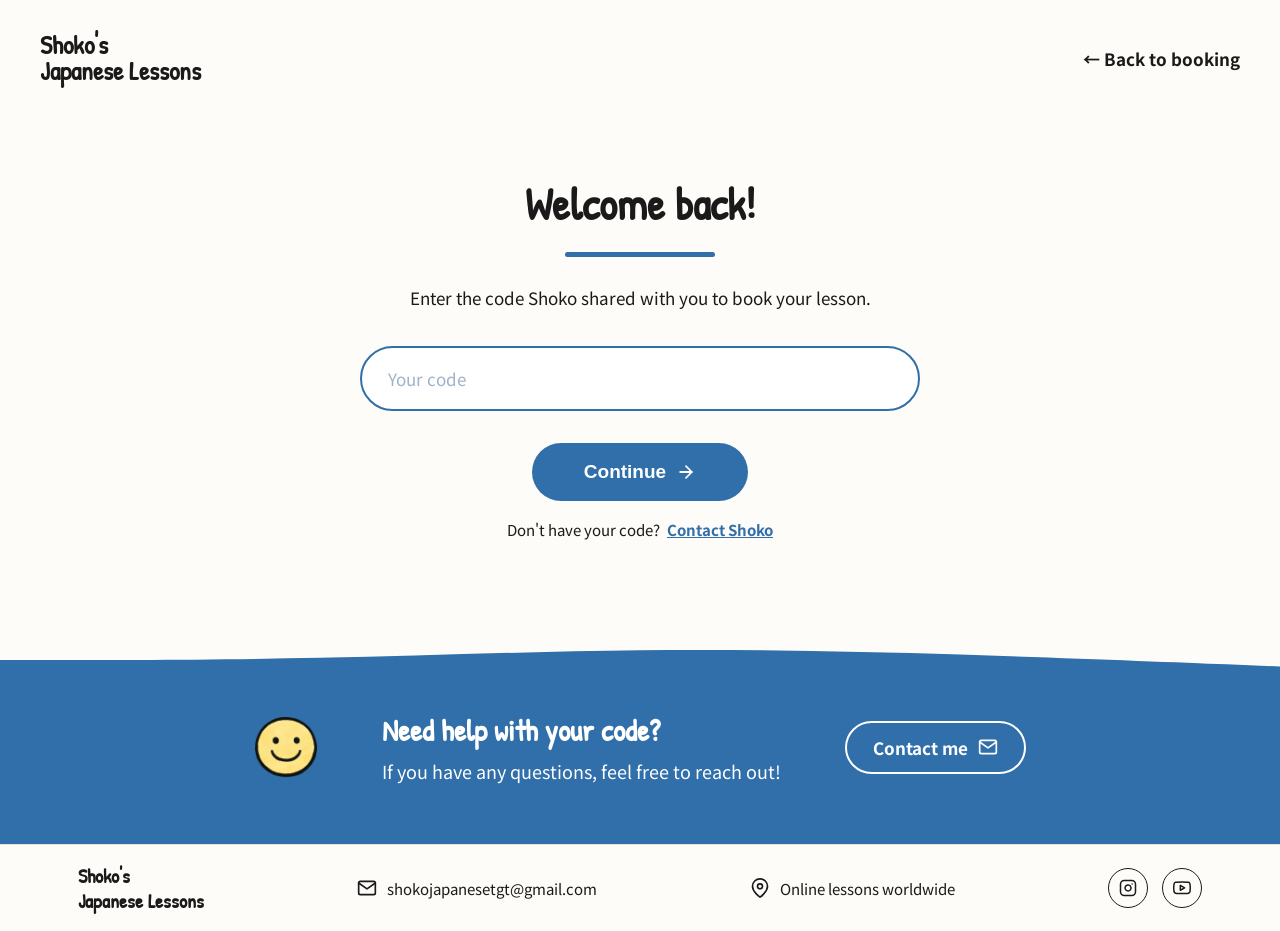
<file: booking-code.html>
<!DOCTYPE html>
<html lang="ja">
<head>
<meta charset="UTF-8">
<meta name="viewport" content="width=device-width, initial-scale=1.0">
<title>Enter your code — Shoko's Japanese Lessons</title>
<link rel="preconnect" href="https://fonts.googleapis.com">
<link rel="preconnect" href="https://fonts.gstatic.com" crossorigin>
<link href="https://fonts.googleapis.com/css2?family=Patrick+Hand&family=Noto+Sans+JP:wght@400;500;700&family=Inter:wght@400;700&display=swap" rel="stylesheet">
<link rel="stylesheet" href="assets/styles.css">
</head>
<body>

<header class="site-header">
  <div class="wrap">
    <a href="index.html" class="logo handwritten" style="color:inherit;">Shoko's<br>Japanese Lessons</a>
    <a href="booking.html" class="back-link">&larr; Back to booking</a>
  </div>
</header>

<section class="code-hero">
  <div class="wrap">
    <div class="code-panel" id="codePanel">
      <h1 class="handwritten" id="codeTitle">Welcome back!</h1>
      <div class="code-underline" id="codeUnderline"></div>
      <p class="code-subtitle" id="codeSubtitle">Enter the code Shoko shared with you to book your lesson.</p>

      <div id="codeFormArea">
        <input type="text" class="code-input" id="codeInput" placeholder="Your code" autocomplete="off">
        <p class="code-error-text" id="codeErrorText" hidden>That code doesn't look right &mdash; try again?</p>

        <div class="code-actions">
          <button type="button" class="btn btn-primary" id="codeSubmitBtn">
            Continue
            <img src="assets/icon_arrow_right.svg" class="btn-icon" alt="">
          </button>

          <p class="code-helper" id="codeHelperDefault">
            Don't have your code? <a href="mailto:shokojapanesetgt@gmail.com" class="code-helper-link">Contact Shoko</a>
          </p>

          <div class="code-helper-error" id="codeHelperError" hidden>
            <span class="code-or">or</span>
            <a href="mailto:shokojapanesetgt@gmail.com" class="btn btn-outline-dark">
              Contact Shoko
              <img src="assets/icon_mail_dark.svg" class="btn-icon" alt="">
            </a>
          </div>
        </div>
      </div>

      <div class="code-actions" id="codeSuccessArea" hidden>
        <a class="btn btn-primary" id="codeReopenLink" href="#" target="_blank" rel="noopener">
          Open booking page
          <img src="assets/icon_arrow_right.svg" class="btn-icon" alt="">
        </a>
        <p class="code-helper">
          Trouble booking? <a href="mailto:shokojapanesetgt@gmail.com" class="code-helper-link">Contact Shoko</a>
        </p>
      </div>
    </div>
  </div>
</section>

<section class="booking-note">
  <svg class="booking-note-bg" preserveAspectRatio="none" viewBox="0 0 1516 261" xmlns="http://www.w3.org/2000/svg"><path fill-rule="evenodd" clip-rule="evenodd" d="M0 13.4343H63.1667C126.333 13.4343 252.667 13.4343 379 10.5328C505.333 7.63126 631.667 1.82816 758 0.377389C884.333 -1.07338 1010.67 1.82816 1137 6.18048C1263.33 10.5328 1389.67 16.3359 1452.83 19.2374L1516 22.139V261H1452.83C1389.67 261 1263.33 261 1137 261C1010.67 261 884.333 261 758 261C631.667 261 505.333 261 379 261C252.667 261 126.333 261 63.1667 261H0L0 13.4343Z" style="fill:var(--blue)"/></svg>
  <div class="wrap booking-note-row">
    <img src="assets/booking_smiley_tight.png" class="booking-note-smiley" alt="">
    <div class="booking-note-text">
      <h2 class="handwritten">Need help with your code?</h2>
      <p>If you have any questions, feel free to reach out!</p>
    </div>
    <a class="btn btn-outline booking-note-btn" href="mailto:shokojapanesetgt@gmail.com">
      Contact me
      <img src="assets/icon_mail.svg" class="btn-icon" alt="">
    </a>
  </div>
</section>

<div class="site-footer-base">
  <div class="wrap footer-base-row">
    <p class="footer-brand handwritten">Shoko's<br>Japanese Lessons</p>
    <a class="footer-contact-item" href="mailto:shokojapanesetgt@gmail.com">
      <img src="assets/icon_mail_dark.svg" alt="">
      shokojapanesetgt@gmail.com
    </a>
    <p class="footer-contact-item">
      <img src="assets/icon_location.svg" alt="">
      Online lessons worldwide
    </p>
    <div class="footer-social">
      <a href="https://www.instagram.com/jp.shoko/?hl=en" target="_blank" rel="noopener" aria-label="Instagram" class="footer-social-btn">
        <img src="assets/icon_instagram.svg" alt="">
      </a>
      <a href="https://www.youtube.com/@CHOCO98131" target="_blank" rel="noopener" aria-label="YouTube" class="footer-social-btn">
        <img src="assets/icon_youtube.svg" alt="">
      </a>
    </div>
  </div>
</div>

<script>
(function () {
  var input = document.getElementById('codeInput');
  var submitBtn = document.getElementById('codeSubmitBtn');
  var panel = document.getElementById('codePanel');
  var title = document.getElementById('codeTitle');
  var subtitle = document.getElementById('codeSubtitle');
  var errorText = document.getElementById('codeErrorText');
  var helperDefault = document.getElementById('codeHelperDefault');
  var helperError = document.getElementById('codeHelperError');
  var formArea = document.getElementById('codeFormArea');
  var successArea = document.getElementById('codeSuccessArea');
  var reopenLink = document.getElementById('codeReopenLink');

  var BOOKING_URL = "https://calendar.app.google/iD777ugPei6K3zU29";

  // Test code for trying the flow out. Swap for a real lookup later.
  var VALID_CODE = "1a2b3c";
  var isErrorState = false;

  function setSubmitLabel(label) {
    submitBtn.innerHTML = label + ' <img src="assets/icon_arrow_right.svg" class="btn-icon" alt="">';
  }

  function showError() {
    isErrorState = true;
    panel.classList.add('is-error');
    title.textContent = "Hmm, that code doesn't look right";
    subtitle.textContent = "Double-check the code Shoko sent you, or reach out below.";
    input.placeholder = "XXXXXX";
    input.value = "";
    input.classList.add('error');
    errorText.hidden = false;
    helperDefault.hidden = true;
    helperError.hidden = false;
    setSubmitLabel("Try again");
    input.focus();
  }

  function showDefault() {
    isErrorState = false;
    panel.classList.remove('is-error');
    title.textContent = "Welcome back!";
    subtitle.textContent = "Enter the code Shoko shared with you to book your lesson.";
    input.placeholder = "Your code";
    input.value = "";
    input.classList.remove('error');
    errorText.hidden = true;
    helperDefault.hidden = false;
    helperError.hidden = true;
    setSubmitLabel("Continue");
    input.focus();
  }

  function showSuccess() {
    panel.classList.remove('is-error');
    title.textContent = "You're in!";
    subtitle.textContent = "We opened your booking page in a new tab.";
    formArea.hidden = true;
    reopenLink.href = BOOKING_URL;
    successArea.hidden = false;
  }

  submitBtn.addEventListener('click', function () {
    if (isErrorState) {
      showDefault();
      return;
    }
    var val = input.value.trim().toLowerCase();
    if (val === VALID_CODE) {
      window.open(BOOKING_URL, '_blank', 'noopener');
      showSuccess();
    } else {
      showError();
    }
  });

  input.addEventListener('keydown', function (e) {
    if (e.key === 'Enter') submitBtn.click();
  });
})();
</script>

</body>
</html>
</file>
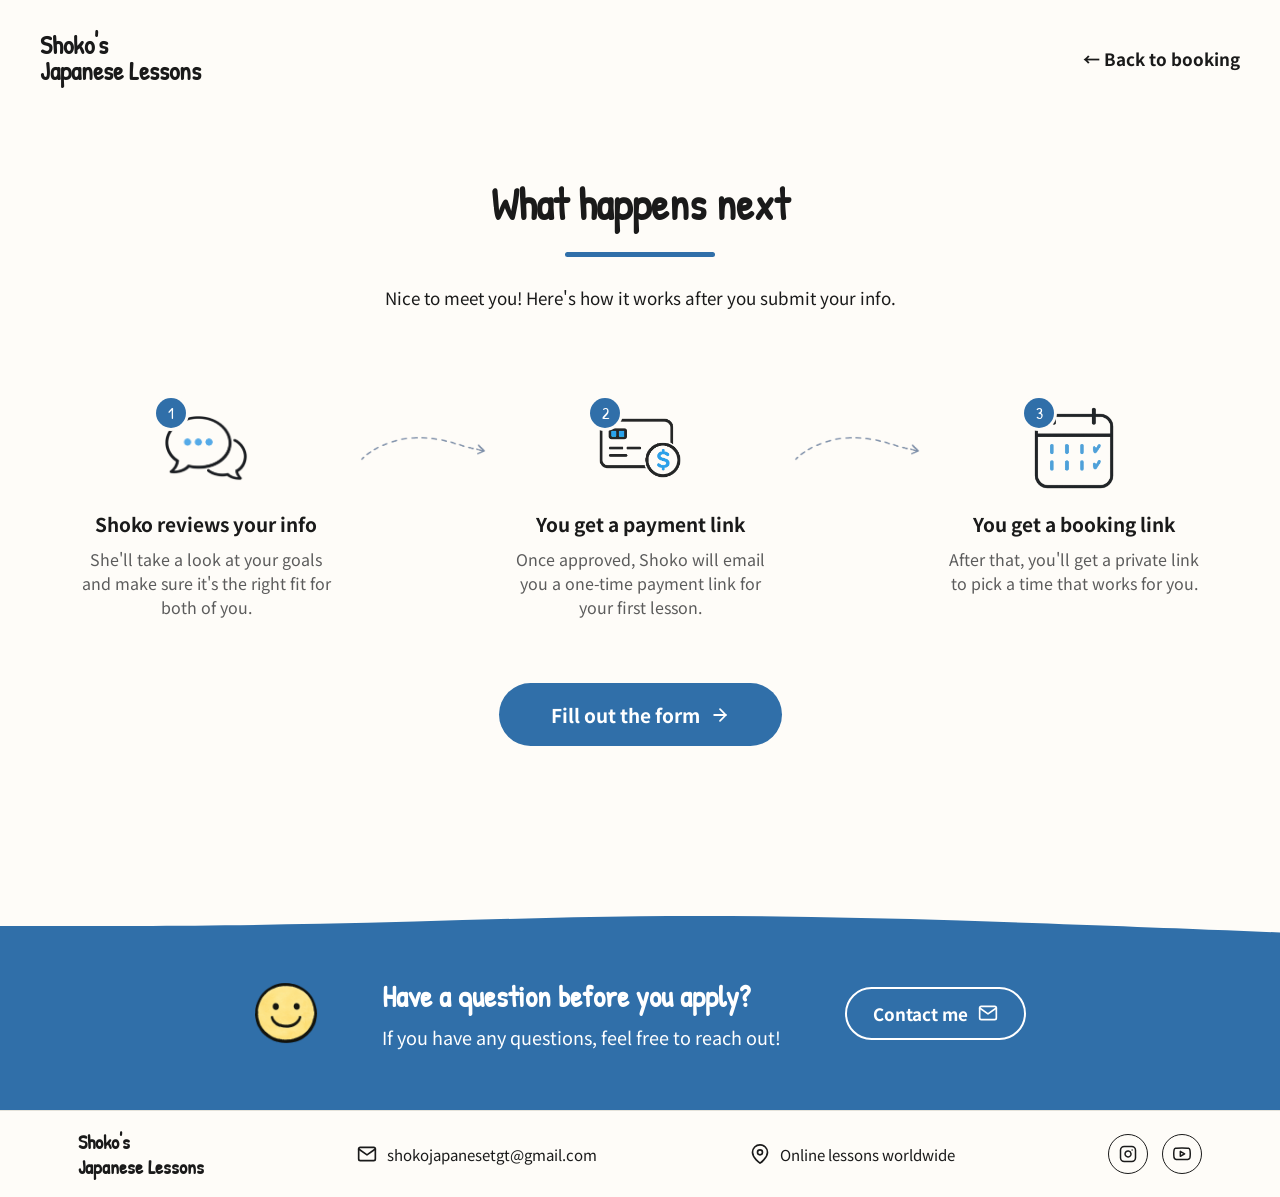
<file: booking-new.html>
<!DOCTYPE html>
<html lang="ja">
<head>
<meta charset="UTF-8">
<meta name="viewport" content="width=device-width, initial-scale=1.0">
<title>What happens next — Shoko's Japanese Lessons</title>
<link rel="preconnect" href="https://fonts.googleapis.com">
<link rel="preconnect" href="https://fonts.gstatic.com" crossorigin>
<link href="https://fonts.googleapis.com/css2?family=Patrick+Hand&family=Noto+Sans+JP:wght@400;500;700&family=Inter:wght@400;700&display=swap" rel="stylesheet">
<link rel="stylesheet" href="assets/styles.css">
</head>
<body>

<header class="site-header">
  <div class="wrap">
    <a href="index.html" class="logo handwritten" style="color:inherit;">Shoko's<br>Japanese Lessons</a>
    <a href="booking.html" class="back-link">&larr; Back to booking</a>
  </div>
</header>

<section class="code-hero code-hero-tight">
  <div class="wrap">
    <div class="code-panel code-panel-wide">
      <h1 class="handwritten">What happens next</h1>
      <div class="code-underline"></div>
      <p class="code-subtitle">Nice to meet you! Here's how it works after you submit your info.</p>
    </div>
  </div>
</section>

<section class="steps-section">
  <div class="wrap">
    <div class="steps-grid">
      <div class="step-item">
        <div class="step-icon-wrap">
          <img src="assets/steps_icon_review.png" class="step-icon" alt="">
          <span class="step-badge handwritten">1</span>
        </div>
        <h3>Shoko reviews your info</h3>
        <p>She'll take a look at your goals and make sure it's the right fit for both of you.</p>
      </div>
      <img src="assets/steps_arrow.png" class="step-arrow" alt="">
      <div class="step-item">
        <div class="step-icon-wrap">
          <img src="assets/steps_icon_payment.png" class="step-icon" alt="">
          <span class="step-badge handwritten">2</span>
        </div>
        <h3>You get a payment link</h3>
        <p>Once approved, Shoko will email you a one-time payment link for your first lesson.</p>
      </div>
      <img src="assets/steps_arrow.png" class="step-arrow" alt="">
      <div class="step-item">
        <div class="step-icon-wrap">
          <img src="assets/steps_icon_booking.png" class="step-icon" alt="">
          <span class="step-badge handwritten">3</span>
        </div>
        <h3>You get a booking link</h3>
        <p>After that, you'll get a private link to pick a time that works for you.</p>
      </div>
    </div>

    <div class="steps-cta">
      <a class="btn btn-primary" href="https://docs.google.com/forms/d/e/1FAIpQLSfSmfGtJp0WbOq03I-EAjXFV4sn5dRB4Y2vlSQ7TkfmjKQjXQ/viewform?usp=publish-editor" target="_blank" rel="noopener">
        Fill out the form
        <img src="assets/icon_arrow_right.svg" class="btn-icon" alt="">
      </a>
    </div>
  </div>
</section>

<section class="booking-note">
  <svg class="booking-note-bg" preserveAspectRatio="none" viewBox="0 0 1516 261" xmlns="http://www.w3.org/2000/svg"><path fill-rule="evenodd" clip-rule="evenodd" d="M0 13.4343H63.1667C126.333 13.4343 252.667 13.4343 379 10.5328C505.333 7.63126 631.667 1.82816 758 0.377389C884.333 -1.07338 1010.67 1.82816 1137 6.18048C1263.33 10.5328 1389.67 16.3359 1452.83 19.2374L1516 22.139V261H1452.83C1389.67 261 1263.33 261 1137 261C1010.67 261 884.333 261 758 261C631.667 261 505.333 261 379 261C252.667 261 126.333 261 63.1667 261H0L0 13.4343Z" style="fill:var(--blue)"/></svg>
  <div class="wrap booking-note-row">
    <img src="assets/booking_smiley_tight.png" class="booking-note-smiley" alt="">
    <div class="booking-note-text">
      <h2 class="handwritten">Have a question before you apply?</h2>
      <p>If you have any questions, feel free to reach out!</p>
    </div>
    <a class="btn btn-outline booking-note-btn" href="mailto:shokojapanesetgt@gmail.com">
      Contact me
      <img src="assets/icon_mail.svg" class="btn-icon" alt="">
    </a>
  </div>
</section>

<div class="site-footer-base">
  <div class="wrap footer-base-row">
    <p class="footer-brand handwritten">Shoko's<br>Japanese Lessons</p>
    <a class="footer-contact-item" href="mailto:shokojapanesetgt@gmail.com">
      <img src="assets/icon_mail_dark.svg" alt="">
      shokojapanesetgt@gmail.com
    </a>
    <p class="footer-contact-item">
      <img src="assets/icon_location.svg" alt="">
      Online lessons worldwide
    </p>
    <div class="footer-social">
      <a href="https://www.instagram.com/jp.shoko/?hl=en" target="_blank" rel="noopener" aria-label="Instagram" class="footer-social-btn">
        <img src="assets/icon_instagram.svg" alt="">
      </a>
      <a href="https://www.youtube.com/@CHOCO98131" target="_blank" rel="noopener" aria-label="YouTube" class="footer-social-btn">
        <img src="assets/icon_youtube.svg" alt="">
      </a>
    </div>
  </div>
</div>

</body>
</html>
</file>
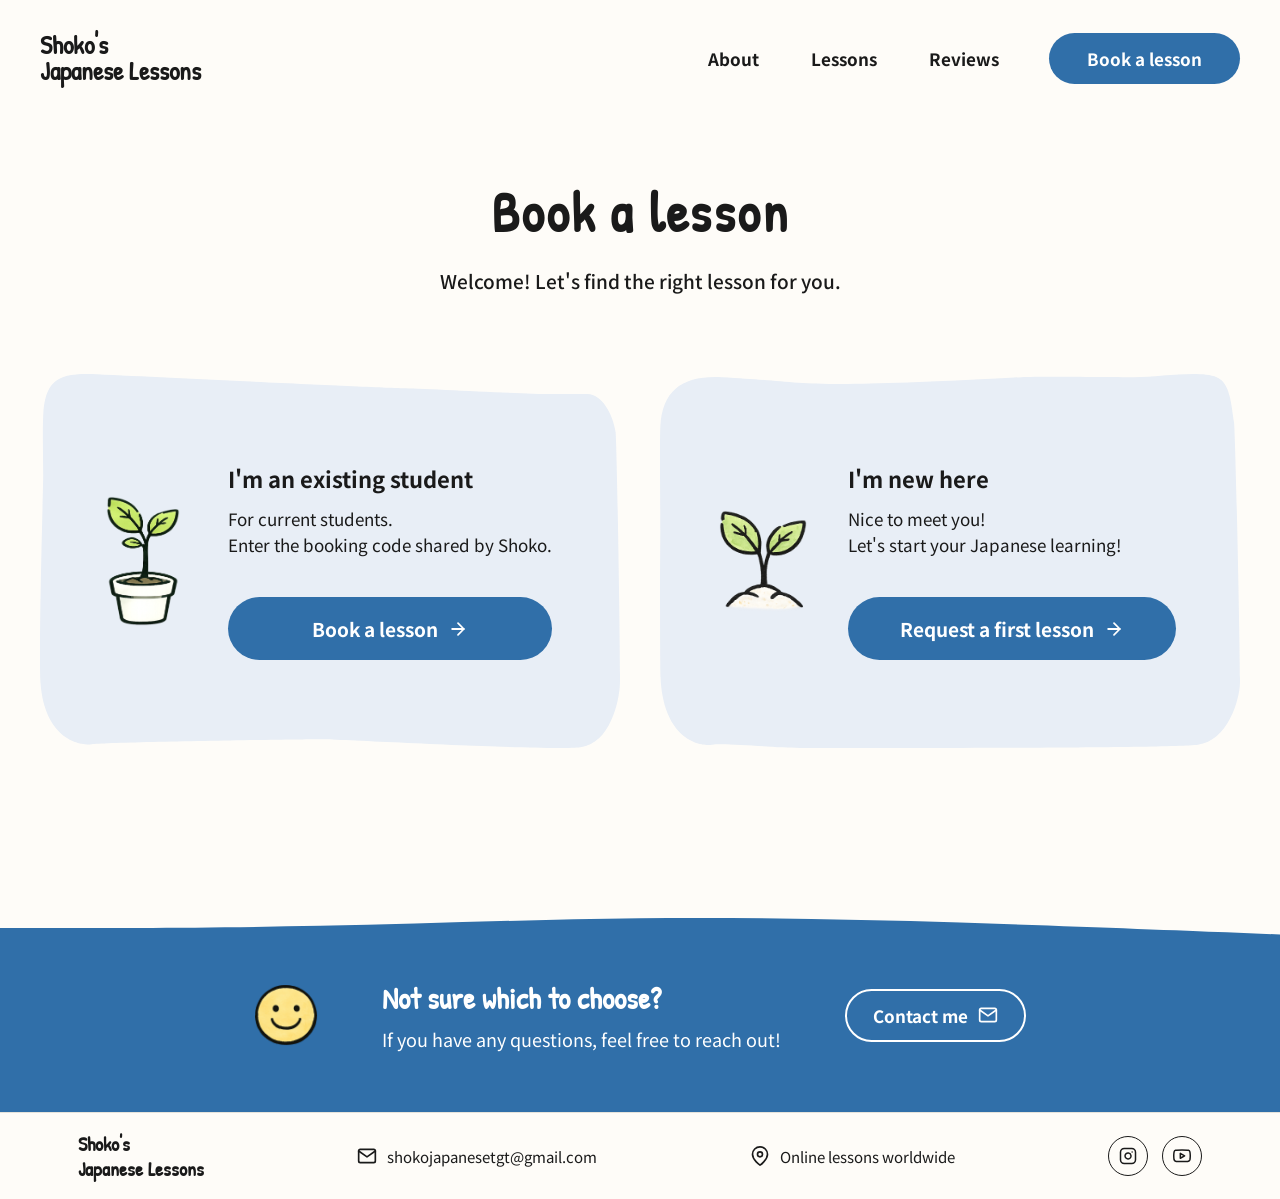
<file: booking.html>
<!DOCTYPE html>
<html lang="ja">
<head>
<meta charset="UTF-8">
<meta name="viewport" content="width=device-width, initial-scale=1.0">
<title>Book a lesson — Shoko's Japanese Lessons</title>
<link rel="preconnect" href="https://fonts.googleapis.com">
<link rel="preconnect" href="https://fonts.gstatic.com" crossorigin>
<link href="https://fonts.googleapis.com/css2?family=Patrick+Hand&family=Noto+Sans+JP:wght@400;500;700&family=Inter:wght@400;700&display=swap" rel="stylesheet">
<link rel="stylesheet" href="assets/styles.css">
</head>
<body>

<header class="site-header">
  <div class="wrap">
    <a href="index.html" class="logo handwritten" style="color:inherit;">Shoko's<br>Japanese Lessons</a>
    <button type="button" class="nav-toggle" id="navToggle" aria-label="Menu" aria-expanded="false" aria-controls="navLinks">
      <span class="nav-toggle-bar"></span>
      <span class="nav-toggle-bar"></span>
      <span class="nav-toggle-bar"></span>
    </button>
    <nav class="nav-links" id="navLinks">
      <a href="index.html#" class="plain-link">About</a>
      <a href="index.html#recommended" class="plain-link">Lessons</a>
      <a href="index.html#reviews" class="plain-link">Reviews</a>
      <a href="booking.html" class="btn btn-primary nav-cta">Book a lesson</a>
    </nav>
  </div>
</header>

<section class="booking-hero">
  <div class="wrap">
    <h1 class="handwritten">Book a lesson</h1>
    <p>Welcome! Let's find the right lesson for you.</p>
  </div>
</section>

<section class="booking-cards">
  <div class="wrap">

    <div class="booking-card">
      <svg class="card-bg" preserveAspectRatio="none" viewBox="0 0 590 332" xmlns="http://www.w3.org/2000/svg"><path d="M368.731 12.5683C353.984 12.5683 155.375 4.35097 57.9128 0.242333C19.1401 -1.385 5.08496 4.56461 3.24956 37.1401C2.50773 50.3064 3.24956 75.0783 3.24956 89.165C3.24956 103.252 -0.564159 207.142 0.0714602 265.25C0.70708 323.357 39.4799 330.401 52.8279 328.64C66.1759 326.879 258.133 324.238 283.558 324.238C308.983 324.238 519.373 334.803 549.882 331.281C580.392 327.76 589.291 289.901 589.927 274.934C590.562 259.967 586.907 59.2305 585.477 51.3067C582.617 35.459 571.494 17.8508 556.874 17.8508H519.373C492.677 17.8508 387.164 12.5683 368.731 12.5683Z" style="fill:var(--blue-light)"/></svg>
      <div class="card-icon-wrap">
        <img src="assets/booking_sprout_pot_cropped.png" class="card-icon card-icon-pot" alt="">
      </div>
      <div class="card-body">
        <h3>I'm an existing student</h3>
        <p>For current students.<br>Enter the booking code shared by Shoko.</p>
        <a class="btn btn-primary" href="booking-code.html">
          Book a lesson
          <img src="assets/icon_arrow_right.svg" class="btn-icon" alt="">
        </a>
      </div>
    </div>

    <div class="booking-card">
      <svg class="card-bg" preserveAspectRatio="none" viewBox="0 0 560 332" xmlns="http://www.w3.org/2000/svg"><path d="M349.144 2.78502C121.378 14.0735 151.834 7.02773 59.6143 2.78501C22.9268 1.10456 2.04866 13.4792 0.311973 47.1178C-0.389959 60.7138 0.311961 122.927 0.311961 137.473C0.311961 152.02 -0.289502 203.708 0.311933 263.712C0.913368 323.717 37.6009 330.99 50.231 329.172C62.8612 327.353 110.727 331.899 134.784 331.899C158.842 331.899 490.384 332.808 519.253 329.172C548.121 325.535 559.348 290.269 559.95 274.814C560.551 259.358 555.587 50.97 554.234 42.7877C551.527 26.4228 550.527 7.63715 537.447 2.78502C520.553 -3.48127 482.749 2.78502 457.489 2.78502C432.228 2.78502 366.568 1.92149 349.144 2.78502Z" style="fill:var(--blue-light)"/></svg>
      <div class="card-icon-wrap">
        <img src="assets/booking_sprout_ground_cropped.png" class="card-icon card-icon-ground" alt="">
      </div>
      <div class="card-body">
        <h3>I'm new here</h3>
        <p>Nice to meet you!<br>Let's start your Japanese learning!</p>
        <a class="btn btn-primary" href="booking-new.html">
          Request a first lesson
          <img src="assets/icon_arrow_right.svg" class="btn-icon" alt="">
        </a>
      </div>
    </div>

  </div>
</section>

<section class="booking-note">
  <svg class="booking-note-bg" preserveAspectRatio="none" viewBox="0 0 1516 261" xmlns="http://www.w3.org/2000/svg"><path fill-rule="evenodd" clip-rule="evenodd" d="M0 13.4343H63.1667C126.333 13.4343 252.667 13.4343 379 10.5328C505.333 7.63126 631.667 1.82816 758 0.377389C884.333 -1.07338 1010.67 1.82816 1137 6.18048C1263.33 10.5328 1389.67 16.3359 1452.83 19.2374L1516 22.139V261H1452.83C1389.67 261 1263.33 261 1137 261C1010.67 261 884.333 261 758 261C631.667 261 505.333 261 379 261C252.667 261 126.333 261 63.1667 261H0L0 13.4343Z" style="fill:var(--blue)"/></svg>
  <div class="wrap booking-note-row">
    <img src="assets/booking_smiley_tight.png" class="booking-note-smiley" alt="">
    <div class="booking-note-text">
      <h2 class="handwritten">Not sure which to choose?</h2>
      <p>If you have any questions, feel free to reach out!</p>
    </div>
    <a class="btn btn-outline booking-note-btn" href="mailto:shokojapanesetgt@gmail.com">
      Contact me
      <img src="assets/icon_mail.svg" class="btn-icon" alt="">
    </a>
  </div>
</section>

<div class="site-footer-base">
  <div class="wrap footer-base-row">
    <p class="footer-brand handwritten">Shoko's<br>Japanese Lessons</p>
    <a class="footer-contact-item" href="mailto:shokojapanesetgt@gmail.com">
      <img src="assets/icon_mail_dark.svg" alt="">
      shokojapanesetgt@gmail.com
    </a>
    <p class="footer-contact-item">
      <img src="assets/icon_location.svg" alt="">
      Online lessons worldwide
    </p>
    <div class="footer-social">
      <a href="https://www.instagram.com/jp.shoko/?hl=en" target="_blank" rel="noopener" aria-label="Instagram" class="footer-social-btn">
        <img src="assets/icon_instagram.svg" alt="">
      </a>
      <a href="https://www.youtube.com/@CHOCO98131" target="_blank" rel="noopener" aria-label="YouTube" class="footer-social-btn">
        <img src="assets/icon_youtube.svg" alt="">
      </a>
    </div>
  </div>
</div>

<script>
  var navToggle = document.getElementById('navToggle');
  var navLinks = document.getElementById('navLinks');

  function closeNav() {
    navLinks.classList.remove('is-open');
    navToggle.setAttribute('aria-expanded', 'false');
  }

  navToggle.addEventListener('click', function () {
    var isOpen = navLinks.classList.toggle('is-open');
    navToggle.setAttribute('aria-expanded', isOpen ? 'true' : 'false');
  });

  navLinks.querySelectorAll('a').forEach(function (a) {
    a.addEventListener('click', closeNav);
  });

  document.addEventListener('click', function (e) {
    if (!navLinks.classList.contains('is-open')) return;
    if (navLinks.contains(e.target) || navToggle.contains(e.target)) return;
    closeNav();
  });

  document.addEventListener('keydown', function (e) {
    if (e.key === 'Escape') closeNav();
  });
</script>

</body>
</html>
</file>
<file: assets/styles.css>
/* ==========================================================================
   Shoko's Japanese Lessons — shared styles
   ========================================================================== */

:root {
  --cream: #fefcf8;
  --dark: #1a1a1a;
  --gray: #5c5c5c;
  --gray-light: #8c8c8f;
  --blue: #306fa9;
  --blue-light: #e8eef6;
  --border: #e5e3db;
  --link-blue: #1a6bde;
  --error: #c1603e;
  --max-width: 1360px;
}

* { box-sizing: border-box; }

html { scroll-behavior: smooth; overflow-x: hidden; }

body {
  margin: 0;
  background: var(--cream);
  color: var(--dark);
  font-family: "Noto Sans JP", "Noto Sans SC", sans-serif;
  -webkit-font-smoothing: antialiased;
  overflow-x: hidden;
}

img { max-width: 100%; display: block; }

a { color: inherit; text-decoration: none; }

.handwritten {
  font-family: "Patrick Hand", cursive;
}

.wrap {
  max-width: var(--max-width);
  margin: 0 auto;
  padding: 0 40px;
  position: relative;
}

/* ---------- Header / Nav ---------- */

.site-header {
  padding: 32px 0 20px;
}

.site-header .wrap {
  display: flex;
  align-items: center;
  justify-content: space-between;
  flex-wrap: wrap;
  gap: 16px;
}

.logo {
  font-size: 26px;
  line-height: 26px;
  font-weight: 700;
  white-space: nowrap;
}

.nav-links {
  display: flex;
  align-items: center;
  gap: 48px;
  font-weight: 700;
  font-size: 17px;
  flex-wrap: wrap;
}

.nav-links a.plain-link {
  padding: 8px 2px;
}

.nav-toggle {
  display: none;
  flex-direction: column;
  justify-content: center;
  align-items: center;
  gap: 5px;
  width: 44px;
  height: 44px;
  border: none;
  background: transparent;
  padding: 0;
  cursor: pointer;
  flex-shrink: 0;
}

.nav-toggle-bar {
  display: block;
  width: 22px;
  height: 2px;
  border-radius: 2px;
  background: var(--dark);
  transition: transform 0.2s ease, opacity 0.2s ease;
}

.nav-toggle[aria-expanded="true"] .nav-toggle-bar:nth-child(1) { transform: translateY(7px) rotate(45deg); }
.nav-toggle[aria-expanded="true"] .nav-toggle-bar:nth-child(2) { opacity: 0; }
.nav-toggle[aria-expanded="true"] .nav-toggle-bar:nth-child(3) { transform: translateY(-7px) rotate(-45deg); }

.btn {
  display: inline-flex;
  align-items: center;
  justify-content: center;
  gap: 10px;
  border-radius: 999px;
  font-weight: 700;
  white-space: nowrap;
  border: none;
  cursor: pointer;
  transition: transform 0.15s ease, box-shadow 0.15s ease;
}

.btn:hover { transform: translateY(-1px); }

.btn-primary {
  background: var(--blue);
  color: #fff;
  padding: 18px 52px;
  font-size: 19px;
}

.btn-outline {
  background: transparent;
  color: #fff;
  border: 2px solid #fff;
  padding: 12px 26px;
  font-size: 17px;
}

.btn-outline-dark {
  background: transparent;
  color: var(--blue);
  border: 2px solid var(--blue);
  padding: 12px 26px;
  font-size: 17px;
}

.btn-icon {
  width: 20px;
  height: 20px;
}

.nav-cta {
  padding: 13px 38px;
  font-size: 17px;
}

.back-link {
  font-weight: 700;
  font-size: 17px;
}

/* ---------- Hero ---------- */

.hero {
  padding: 100px 0 190px;
}

.hero .wrap {
  display: flex;
  align-items: center;
  justify-content: space-between;
  gap: 40px;
  flex-wrap: wrap;
}

/* Wider side margins just for the hero row (desktop/tablet only — mobile
   stacks the columns, so it keeps the normal .wrap padding) pull the copy
   and the illustration in closer to each other. */
@media (min-width: 861px) {
  .hero .wrap {
    padding-left: 80px;
    padding-right: 80px;
  }
}

.hero-copy {
  flex: 1 1 480px;
  max-width: 614px;
}

@media (min-width: 861px) {
  /* The headline column was wider than the text actually needs, which is
     what read as a big gap before the illustration. Narrowing it (instead
     of shrinking the illustration) closes that gap. */
  .hero-copy {
    max-width: 520px;
  }

  /* Keep "Let's enjoy Japanese" on one line even though the column above
     is narrower than the text — it can overflow into the open space
     before the illustration rather than wrapping a third line. */
  .hero-line1 {
    white-space: nowrap;
  }
}

.hero-headline {
  font-size: 64px;
  line-height: 1.2;
  letter-spacing: 3.84px;
  margin: 0 0 41px;
  position: relative;
  display: inline-block;
}

/* "enjoy" sits in its own inline wrapper so the hand-drawn underline
   tracks the word itself, regardless of how the headline wraps. */
.word-enjoy {
  position: relative;
  display: inline-block;
}

.word-enjoy .underline-deco {
  position: absolute;
  left: 0;
  bottom: -6px;
  width: 100%;
  opacity: 0.9;
  pointer-events: none;
  z-index: -1;
}

.hero-subtext {
  font-size: 20px;
  font-weight: 500;
  line-height: 1.4;
  margin: 0 0 76px;
  max-width: 520px;
}

.hero-visual {
  flex: 1 1 460px;
  max-width: 620px;
  position: relative;
}

.hero-visual > img {
  width: 100%;
  height: auto;
}

/* ---------- Hero hotspots (tap-to-learn fan / onigiri) ---------- */

.hero-hotspot {
  position: absolute;
  border: none;
  background: transparent;
  padding: 0;
  margin: 0;
  cursor: pointer;
  display: block;
  -webkit-tap-highlight-color: transparent;
  opacity: 0;
  transition: opacity 0.4s ease;
}

/* Hidden until JS adds .is-visible — for the hero trio that happens once
   the base photo has actually loaded (so icons never appear before the
   picture itself); for the footer charm it happens when it scrolls into
   view. */
.hero-hotspot.is-visible {
  opacity: 1;
}

@media (prefers-reduced-motion: reduce) {
  .hero-hotspot { transition: none; }
}

.hero-hotspot img {
  width: 100%;
  height: auto;
  display: block;
  filter: drop-shadow(0 0 0 rgba(48, 111, 169, 0));
  transition: transform 0.35s cubic-bezier(0.34, 1.56, 0.64, 1), filter 0.25s ease;
}

.hero-hotspot--fan {
  left: 0%;
  top: 53%;
  width: 41.3%;
  transform-origin: 48% 78%;
}

.hero-hotspot--onigiri {
  left: 71.5%;
  top: 77.1%;
  width: 15.8%;
  transform-origin: 50% 60%;
}

.hero-hotspot--flower {
  left: 90.1%;
  top: 38.5%;
  width: 9.4%;
  transform-origin: 50% 50%;
}

/* Sparkle badge — sits just outside each object's own silhouette so it
   never covers the artwork; position tuned per hotspot below. */
.hero-hotspot-spark {
  position: absolute;
  width: 20px;
  height: 20px;
  pointer-events: none;
  background-image: url("data:image/svg+xml,%3Csvg xmlns='http://www.w3.org/2000/svg' viewBox='0 0 24 24'%3E%3Cpath d='M12 2 L14.5 9.5 L22 12 L14.5 14.5 L12 22 L9.5 14.5 L2 12 L9.5 9.5 Z' fill='%23ffd166' stroke='%231a1a1a' stroke-width='1.4' stroke-linejoin='round'/%3E%3C/svg%3E");
  background-size: contain;
  background-repeat: no-repeat;
  animation: spark-twinkle 2.4s ease-in-out infinite;
}

.hero-hotspot-spark--fan {
  top: -6px;
  left: 10%;
}

.hero-hotspot-spark--onigiri {
  width: 15px;
  height: 15px;
  bottom: -4px;
  right: -6px;
  animation-delay: 0.6s;
}

.hero-hotspot-spark--flower {
  width: 14px;
  height: 14px;
  top: -6px;
  right: -6px;
  animation-delay: 1.2s;
}

.hero-hotspot-spark--tassel {
  width: 18px;
  height: 18px;
  top: 4px;
  right: -8px;
  animation-delay: 1.8s;
}

.hero-hotspot:hover img,
.hero-hotspot:focus-visible img {
  animation: hotspot-wiggle 1s ease;
  filter: drop-shadow(0 6px 14px rgba(48, 111, 169, 0.35));
}

.hero-hotspot:hover .hero-hotspot-spark,
.hero-hotspot:focus-visible .hero-hotspot-spark {
  animation: none;
  transform: scale(1.3) rotate(15deg);
}

.hero-hotspot:focus-visible {
  outline: none;
}

.hero-hotspot:focus-visible img {
  filter: drop-shadow(0 0 0 3px var(--blue-light)) drop-shadow(0 6px 14px rgba(48, 111, 169, 0.35));
}

/* One-time entrance nudge, triggered by JS shortly after page load so
   first-time visitors notice these are tappable. Reuses the hover wiggle. */
.hero-hotspot.intro-wiggle img {
  animation: hotspot-wiggle 1.4s ease;
}

.hero-hotspot.intro-wiggle .hero-hotspot-spark {
  animation: spark-pop 1.4s ease;
}

@keyframes spark-twinkle {
  0%, 100% { opacity: 0.6; transform: scale(0.85) rotate(0deg); }
  50% { opacity: 1; transform: scale(1.05) rotate(8deg); }
}

@keyframes spark-pop {
  0% { transform: scale(0.7) rotate(0deg); }
  50% { transform: scale(1.4) rotate(20deg); }
  100% { transform: scale(1) rotate(0deg); }
}

@keyframes hotspot-wiggle {
  0% { transform: rotate(0deg) scale(1); }
  6% { transform: rotate(-8deg) scale(1.05); }
  12% { transform: rotate(7deg) scale(1.07); }
  18% { transform: rotate(-8deg) scale(1.08); }
  24% { transform: rotate(7deg) scale(1.08); }
  31% { transform: rotate(-7deg) scale(1.08); }
  37% { transform: rotate(6deg) scale(1.07); }
  43% { transform: rotate(-6deg) scale(1.07); }
  50% { transform: rotate(5deg) scale(1.06); }
  56% { transform: rotate(-4deg) scale(1.06); }
  62% { transform: rotate(4deg) scale(1.05); }
  68% { transform: rotate(-3deg) scale(1.05); }
  75% { transform: rotate(3deg) scale(1.04); }
  81% { transform: rotate(-2deg) scale(1.03); }
  87% { transform: rotate(2deg) scale(1.02); }
  93% { transform: rotate(-1deg) scale(1.01); }
  100% { transform: rotate(0deg) scale(1); }
}

@media (prefers-reduced-motion: reduce) {
  .hero-hotspot-spark { animation: none; }
  .hero-hotspot:hover img, .hero-hotspot:focus-visible img,
  .hero-hotspot.intro-wiggle img, .hero-hotspot.intro-wiggle .hero-hotspot-spark { animation: none; }
}

/* ---------- What you can get ---------- */

.section-features {
  position: relative;
  padding: 90px 0 150px;
  margin-top: -40px;
}

.features-bg {
  position: absolute;
  top: 0;
  left: 0;
  width: 100%;
  height: 100%;
  z-index: -1;
  display: block;
}

.section-heading {
  text-align: center;
  font-size: 40px;
  line-height: 1;
  margin: 0 0 56px;
  position: relative;
  display: block;
}

.heading-tracked {
  letter-spacing: 2.4px;
}

.section-heading .underline-deco {
  display: block;
  margin: -4px auto 0;
  width: 260px;
  opacity: 0.9;
}

.features-grid {
  display: flex;
  justify-content: center;
  gap: 64px;
  flex-wrap: wrap;
  text-align: center;
}

.feature-item {
  width: 250px;
}

.feature-item img.feature-icon {
  height: 80px;
  margin: 0 auto 20px;
}

.feature-item h3 {
  font-size: 19px;
  margin: 0 0 10px;
}

.feature-item p {
  font-size: 16px;
  color: var(--gray);
  margin: 0;
  line-height: 1.5;
}

/* ---------- Recommended for / video ---------- */

.section-recommended {
  padding: 150px 0 90px;
}

.section-recommended .wrap {
  display: flex;
  align-items: center;
  justify-content: center;
  gap: 60px;
  flex-wrap: wrap;
}

.recommended-video {
  position: relative;
  flex: 1 1 480px;
  max-width: 620px;
}

.recommended-video::before {
  content: "";
  position: absolute;
  inset: -6% -4% -4% -6%;
  background: var(--blue-light);
  border-radius: 40% 60% 55% 45% / 50% 45% 55% 50%;
  z-index: 0;
}

.recommended-video .video-frame {
  position: relative;
  z-index: 1;
  border-radius: 16px;
  overflow: hidden;
  aspect-ratio: 16 / 9;
}

.recommended-video .video-frame iframe {
  width: 100%;
  height: 100%;
  display: block;
  border: 0;
}

.recommended-copy {
  flex: 1 1 380px;
  max-width: 460px;
}

.recommended-copy h2 {
  font-size: 40px;
  margin: 0 0 32px;
  position: relative;
  display: inline-block;
}

.recommended-copy h2 .underline-deco {
  position: absolute;
  left: 0;
  bottom: -6px;
  width: 100%;
  opacity: 0.9;
}

.recommended-copy h2 .spark {
  position: absolute;
  opacity: 0.9;
}

.recommended-copy h2 .spark-1 { width: 11px; left: -38px; top: 2px; }
.recommended-copy h2 .spark-2 { width: 8px; left: -22px; top: -20px; }
.recommended-copy h2 .spark-3 { width: 9px; left: 6px; top: -40px; }

.recommended-mark-right {
  position: absolute;
  width: 44px;
  right: -74px;
  top: -22px;
  pointer-events: none;
}

.recommended-list {
  list-style: none;
  margin: 0;
  padding: 0;
  display: flex;
  flex-direction: column;
  gap: 34px;
}

.recommended-list li {
  display: flex;
  align-items: flex-start;
  gap: 14px;
  font-size: 18px;
  line-height: 1.55;
}

.recommended-list img { width: 24px; height: 24px; margin-top: 3px; flex-shrink: 0; }

.recommended-list span {
  flex: 1;
  color: var(--gray);
}

.recommended-list strong {
  color: var(--dark);
  font-weight: 700;
}

/* ---------- Student voices ---------- */

.section-reviews {
  position: relative;
  padding: 100px 0 160px;
  overflow: visible;
}

.review-card--koi {
  position: relative;
  overflow: visible;
}

.koi-sticker {
  position: absolute;
  top: -58px;
  right: -40px;
  width: 170px;
  z-index: 2;
  pointer-events: none;
}

.section-divider {
  position: absolute;
  height: auto;
  opacity: 0.95;
}

.divider-top-main {
  top: 30px;
  left: 5%;
  width: 88%;
}

.divider-top-kink {
  top: 30px;
  left: calc(5% + 88% - 1.5%);
  width: 5%;
}

.divider-bottom {
  bottom: 20px;
  left: 5%;
  width: 88%;
}

.section-heading .spark {
  position: absolute;
  opacity: 0.9;
}

.rv-spark-1 { width: 8px;  right: -40px; top: -12px; }
.rv-spark-2 { width: 46px; right: -55px; top: -2px; }
.rv-spark-3 { width: 21px; right: -46px; top: 30px; }
.rv-spark-4 { width: 7px;  left: -28px; top: 3px; }
.rv-spark-5 { width: 3px;  left: -15px; top: -8px; }

.voices-heading-inner {
  position: relative;
  display: inline-block;
}

.word-voices {
  position: relative;
  display: inline-block;
}

.word-voices .underline-deco {
  position: absolute;
  left: 0;
  bottom: -8px;
  width: 100%;
  opacity: 0.9;
  pointer-events: none;
  z-index: -1;
}

.voices-mark {
  position: absolute;
  pointer-events: none;
}

.voices-mark-left {
  width: 17px;
  left: -22px;
  top: -14px;
}

.voices-mark-right {
  width: 36px;
  right: -42px;
  top: -18px;
}

.reviews-divider {
  display: block;
  width: 100%;
}

.reviews-divider-top {
  width: 50%;
  margin: 0 auto 56px;
}

.reviews-divider-bottom {
  max-width: 620px;
  margin: 67px auto 0;
}

.reviews-grid {
  display: flex;
  gap: 32px;
  flex-wrap: wrap;
  justify-content: center;
  margin-top: 40px;
}

.review-card {
  background: #fff;
  border: 1px solid var(--border);
  border-radius: 20px;
  padding: 28px;
  width: 380px;
  min-height: 380px;
  box-shadow: 0 6px 18px rgba(0, 0, 0, 0.06);
  display: flex;
  flex-direction: column;
  gap: 18px;
}

.review-header {
  display: flex;
  align-items: center;
  gap: 16px;
}

.review-avatar {
  width: 56px;
  height: 56px;
  border-radius: 50%;
  display: flex;
  align-items: center;
  justify-content: center;
  color: #fff;
  font-weight: 700;
  font-size: 22px;
  flex-shrink: 0;
}

.review-name { font-weight: 700; font-size: 19px; margin: 0; }
.review-date { color: var(--gray-light); font-size: 15px; margin: 2px 0 0; }

.review-stars { display: flex; gap: 6px; }
.review-stars img { width: 22px; height: 22px; }

.review-text {
  font-size: 17px;
  line-height: 1.5;
  margin: 0;
  display: -webkit-box;
  -webkit-line-clamp: 6;
  -webkit-box-orient: vertical;
  overflow: hidden;
}

.review-text.is-expanded {
  display: block;
  -webkit-line-clamp: unset;
  overflow: visible;
}

.review-links {
  margin-top: auto;
}

.show-more-btn {
  color: var(--link-blue);
  text-decoration: underline;
  font-size: 16px;
  display: inline-block;
  padding: 4px 0;
  background: none;
  border: none;
  cursor: pointer;
  font-family: inherit;
}

.show-more-btn:focus {
  outline: none;
}

.show-more-btn:focus-visible {
  outline: 2px solid var(--link-blue);
  outline-offset: 3px;
  border-radius: 2px;
}

/* ---------- Review modal ---------- */

.review-modal-overlay {
  display: none;
  position: fixed;
  inset: 0;
  background: rgba(20, 20, 20, 0.5);
  z-index: 100;
  align-items: center;
  justify-content: center;
  padding: 24px;
}

.review-modal-overlay.is-open {
  display: flex;
}

.review-modal {
  position: relative;
  background: #fff;
  border-radius: 20px;
  padding: 36px;
  width: 100%;
  max-width: 560px;
  max-height: 80vh;
  overflow-y: auto;
  display: flex;
  flex-direction: column;
  gap: 18px;
  box-shadow: 0 20px 60px rgba(0, 0, 0, 0.25);
}

.review-modal-close {
  position: absolute;
  top: 16px;
  right: 16px;
  width: 32px;
  height: 32px;
  border: none;
  background: var(--blue-light);
  border-radius: 50%;
  font-size: 20px;
  line-height: 1;
  cursor: pointer;
  color: var(--dark);
}

.review-modal .review-text {
  font-size: 17px;
  white-space: pre-wrap;
}

.review-reply-block {
  display: flex;
  gap: 12px;
  margin-top: 4px;
  padding: 16px;
  background: #f5f6f8;
  border-radius: 12px;
}

.review-reply-block .reply-avatar {
  width: 40px;
  height: 40px;
  border-radius: 50%;
  object-fit: cover;
  flex: 0 0 auto;
}

.review-reply-block .review-name {
  font-size: 15px;
  font-weight: 700;
  margin: 0 0 2px;
}

.review-reply-block .review-date {
  font-size: 13px;
  margin: 0 0 6px;
}

.review-reply-block .review-text {
  font-size: 15px;
  line-height: 1.5;
}

/* ---------- Word modal (hero hotspot dictionary card) ---------- */

.word-modal-overlay {
  position: fixed;
  inset: 0;
  background: rgba(20, 20, 20, 0.5);
  z-index: 100;
  display: flex;
  align-items: center;
  justify-content: center;
  padding: 24px;
  opacity: 0;
  visibility: hidden;
  pointer-events: none;
  transition: opacity 0.25s ease, visibility 0s linear 0.25s;
}

.word-modal-overlay.is-open {
  opacity: 1;
  visibility: visible;
  pointer-events: auto;
  transition: opacity 0.25s ease;
}

.word-modal {
  position: relative;
  background: #fff;
  border-radius: 24px;
  padding: 44px 36px 36px;
  width: 100%;
  max-width: 400px;
  text-align: center;
  box-shadow: 0 20px 60px rgba(0, 0, 0, 0.25);
  transform: scale(0.85) translateY(14px);
  opacity: 0;
  transition: transform 0.3s cubic-bezier(0.34, 1.56, 0.64, 1), opacity 0.25s ease;
}

.word-modal-overlay.is-open .word-modal {
  transform: scale(1) translateY(0);
  opacity: 1;
}

.word-modal-close {
  position: absolute;
  top: 16px;
  right: 16px;
  width: 32px;
  height: 32px;
  border: none;
  background: var(--blue-light);
  border-radius: 50%;
  font-size: 20px;
  line-height: 1;
  cursor: pointer;
  color: var(--dark);
}

.word-modal-icon {
  width: 84px;
  height: auto;
  margin: 0 auto 18px;
  display: block;
}

.word-modal-kanji {
  font-size: 40px;
  font-weight: 700;
  margin: 0 0 6px;
  font-family: "Noto Sans JP", sans-serif;
}

.word-modal-reading {
  color: var(--gray);
  font-size: 16px;
  margin: 0 0 20px;
  font-style: italic;
}

.word-modal-divider {
  width: 56px;
  height: 3px;
  border-radius: 3px;
  background: var(--blue-light);
  margin: 0 auto 20px;
}

.word-modal-meaning {
  font-size: 18px;
  font-weight: 700;
  margin: 0 0 10px;
  line-height: 1.4;
}

.word-modal-note {
  font-size: 15px;
  color: var(--gray);
  line-height: 1.55;
  margin: 0;
}

@media (prefers-reduced-motion: reduce) {
  .word-modal-overlay, .word-modal { transition: none; }
}

/* ---------- Footer / Tail ---------- */

.footer-cta {
  position: relative;
  color: #fff;
  padding: 150px 0 90px;
  text-align: center;
  margin-top: 40px;
  overflow: visible;
  z-index: 0;
}

.footer-cta-bg {
  position: absolute;
  inset: 0;
  width: 100%;
  height: 100%;
  z-index: -1;
  display: block;
  overflow: visible;
}

.footer-cta .footer-hotspot {
  position: absolute;
  left: 10.8%;
  top: 1px;
  width: 208px;
  z-index: 1;
  transform-origin: 50% 30%;
}

.footer-cta .footer-hotspot .tail-icon {
  width: 100%;
  height: auto;
  display: block;
}

.footer-cta h2 {
  font-size: 40px;
  margin: 0 0 32px;
}

.site-footer-base {
  padding: 18px 0;
  text-align: left;
  border-top: 1px solid var(--border);
}

.footer-base-row {
  display: flex;
  align-items: center;
  justify-content: space-between;
  gap: 28px;
  flex-wrap: wrap;
  max-width: 1204px;
  margin: 0 auto;
}

.site-footer-base .footer-brand {
  font-size: 20px;
  line-height: 1.25;
  font-weight: 700;
  margin: 0;
}

.footer-contact-item {
  display: flex;
  align-items: center;
  gap: 10px;
  font-size: 15px;
  color: var(--dark);
  margin: 0;
  text-decoration: none;
  white-space: nowrap;
}

.footer-contact-item img {
  width: 20px;
  height: 20px;
  flex: 0 0 auto;
}

.footer-social {
  display: flex;
  align-items: center;
  gap: 14px;
}

.footer-social-btn {
  display: flex;
  align-items: center;
  justify-content: center;
  width: 40px;
  height: 40px;
  border: 1.5px solid var(--dark);
  border-radius: 50%;
  flex: 0 0 auto;
}

.footer-social-btn img {
  width: 18px;
  height: 18px;
}

/* ---------- Booking page ---------- */

.booking-hero {
  padding: 70px 0 40px;
  text-align: center;
}

.booking-hero h1 { font-size: 56px; margin: 0 0 18px; letter-spacing: 1.8px; }
.booking-hero p { font-size: 19px; font-weight: 500; margin: 0; }

.booking-cards {
  padding: 40px 0 150px;
}

.booking-cards .wrap {
  display: flex;
  gap: 40px;
  flex-wrap: wrap;
  justify-content: center;
  align-items: stretch;
}

.booking-card {
  position: relative;
  display: flex;
  align-items: center;
  gap: 40px;
  padding: 88px 48px 88px 58px;
  flex: 1 1 460px;
  max-width: 592px;
}

.booking-card .card-bg {
  position: absolute;
  inset: 0;
  width: 100%;
  height: 100%;
  z-index: -1;
}

.booking-card .card-icon-wrap {
  flex: 0 0 90px;
  display: flex;
  justify-content: center;
}

.booking-card .card-icon {
  height: auto;
}

.booking-card .card-icon.card-icon-pot { width: 74px; }
.booking-card .card-icon.card-icon-ground { width: 88px; }

.booking-card .card-body {
  display: flex;
  flex-direction: column;
}

.booking-card h3 {
  font-size: 22px;
  margin: 0 0 12px;
}

.booking-card p {
  font-size: 17px;
  line-height: 1.5;
  color: var(--dark);
  margin: 0 0 40px;
}

.booking-note {
  position: relative;
  color: #fff;
  padding: 60px 0;
  margin-top: 20px;
  overflow: visible;
  z-index: 0;
}

.booking-note-bg {
  position: absolute;
  inset: 0;
  width: 100%;
  height: 100%;
  z-index: -1;
  display: block;
}

.booking-note-row {
  display: flex;
  align-items: center;
  justify-content: center;
  gap: 64px;
  flex-wrap: wrap;
}

.booking-note-smiley { width: 64px; height: auto; flex: 0 0 auto; }

.booking-note-text { flex: 0 1 auto; }

.booking-note h2 { font-size: 30px; margin: 0 0 8px; }
.booking-note p { font-size: 18px; margin: 0; }

.booking-note-btn { flex: 0 0 auto; }

/* ---------- Booking code page ---------- */

.code-hero {
  padding: 70px 0 90px;
  text-align: center;
}

.code-panel {
  max-width: 560px;
  margin: 0 auto;
}

.code-panel-wide { max-width: 760px; }

.code-hero-tight { padding-bottom: 40px; }

.code-panel h1 {
  font-size: 44px;
  margin: 0;
}

.code-underline {
  width: 150px;
  height: 5px;
  border-radius: 3px;
  background: var(--blue);
  margin: 18px auto 28px;
  transition: background 0.15s ease;
}

.code-panel.is-error .code-underline { background: var(--error); }

.code-subtitle {
  font-size: 17px;
  margin: 0 0 36px;
}

.code-input {
  width: 100%;
  padding: 18px 26px;
  border-radius: 999px;
  border: 2px solid var(--blue);
  font-size: 17px;
  font-family: inherit;
  color: var(--dark);
  background: #fff;
  outline: none;
  transition: border-color 0.15s ease;
}

.code-input::placeholder { color: #9fb3c8; }

.code-input.error { border-color: var(--error); }
.code-input.error::placeholder { color: var(--error); opacity: 0.65; }

.code-error-text {
  color: var(--error);
  font-size: 15px;
  margin: 12px 0 0;
}

.code-actions {
  margin-top: 32px;
  display: flex;
  flex-direction: column;
  align-items: center;
  gap: 18px;
}

.code-actions[hidden] { display: none; }

.code-helper { font-size: 15px; margin: 0; }

.code-helper-link {
  color: var(--blue);
  font-weight: 700;
  text-decoration: underline;
  margin-left: 4px;
}

.code-helper-error {
  display: flex;
  flex-direction: column;
  align-items: center;
  gap: 18px;
}

.code-helper-error[hidden] { display: none; }

.code-or { font-size: 14px; color: var(--gray-light); }

/* ---------- Steps (What happens next) ---------- */

.steps-section { padding: 20px 0 150px; }

.steps-grid {
  display: flex;
  align-items: flex-start;
  justify-content: center;
  gap: 24px;
  flex-wrap: wrap;
  text-align: center;
}

.step-item { width: 260px; }

.step-arrow {
  width: 126px;
  height: auto;
  flex: 0 0 auto;
  margin-top: 30px;
  opacity: 0.9;
}

.step-icon-wrap {
  position: relative;
  width: 84px;
  height: 84px;
  margin: 0 auto 20px;
}

.step-icon {
  width: 100%;
  height: 100%;
  object-fit: contain;
}

.step-badge {
  position: absolute;
  top: -8px;
  left: -8px;
  width: 30px;
  height: 30px;
  border-radius: 50%;
  background: var(--blue);
  color: #fff;
  font-size: 16px;
  display: flex;
  align-items: center;
  justify-content: center;
  box-shadow: 0 0 0 3px var(--cream);
}

.step-item h3 { font-size: 19px; margin: 0 0 10px; }

.step-item p {
  font-size: 16px;
  color: var(--gray);
  margin: 0;
  line-height: 1.5;
}

.steps-cta {
  text-align: center;
  margin-top: 64px;
}

/* ---------- Responsive ---------- */

@media (min-width: 861px) and (max-width: 1250px) {
  .footer-cta { padding-top: 260px; }
  .footer-cta .footer-hotspot { left: 50%; transform: translateX(-50%); }
}

@media (max-width: 1220px) {
  .step-arrow { display: none; }
}

@media (max-width: 860px) {
  .wrap { padding: 0 24px; }

  /* header / nav -> hamburger */
  .site-header { padding: 20px 0 16px; }
  .site-header .wrap { justify-content: space-between; text-align: left; position: relative; }
  .logo { font-size: 17px; line-height: 19px; }
  .nav-toggle { display: flex; }
  .nav-links {
    display: none;
    position: absolute;
    top: calc(100% + 10px);
    left: 0;
    right: 0;
    flex-direction: column;
    align-items: stretch;
    gap: 4px;
    background: var(--cream);
    border: 1px solid var(--border);
    border-radius: 16px;
    padding: 10px;
    box-shadow: 0 12px 30px rgba(0, 0, 0, 0.12);
    z-index: 50;
    font-size: 16px;
  }
  .nav-links.is-open { display: flex; }
  .nav-links a.plain-link {
    padding: 14px 12px;
    text-align: center;
    border-radius: 10px;
  }
  .nav-links a.plain-link:active { background: var(--blue-light); }
  .nav-links .nav-cta { width: 100%; margin-top: 6px; }

  .hero { padding: 48px 0 128px; }
  .hero-headline { font-size: 38px; }
  .hero .wrap { flex-direction: column; }
  .hero-copy, .hero-visual, .recommended-video, .recommended-copy { max-width: 100%; flex-basis: auto; }
  .hero-copy { text-align: center; }
  .hero-subtext { margin: 0 auto 28px; }
  .section-heading, .recommended-copy h2, .footer-cta h2 { font-size: 30px; }

  .section-features { padding: 56px 0 72px; }
  .features-grid { gap: 40px; }
  .hero-visual { max-width: 420px; margin: 0 auto; }

  .section-recommended { padding: 64px 0 56px; }
  /* heading / video / list are laid out as three siblings via CSS Grid
     so mobile can reorder them (heading above video) independently of
     the desktop flex layout above, which is untouched. .recommended-copy
     becomes display:contents so its children (h2, ul) become direct
     grid items without changing the desktop DOM/CSS at all. */
  .section-recommended .wrap {
    display: grid;
    grid-template-columns: 1fr;
    grid-template-areas: "heading" "video" "list";
    gap: 28px;
  }
  .recommended-copy { display: contents; text-align: center; }
  .recommended-copy h2 { grid-area: heading; margin-bottom: 16px; }
  .recommended-copy h2 .underline-deco,
  .recommended-mark-right { display: none; }
  .recommended-video { grid-area: video; max-width: none; width: calc(100% + 32px); margin: 0 -16px; }
  .recommended-list { grid-area: list; }
  .recommended-list li {
    flex-direction: column;
    align-items: center;
    text-align: center;
    gap: 10px;
  }
  .recommended-list img { margin-top: 0; }

  .section-reviews { padding: 56px 0 80px; }
  .review-card { width: 100%; max-width: 420px; min-height: 0; }
  .show-more-btn { padding: 12px 0; }

  .booking-hero h1 { font-size: 38px; }
  .footer-cta { padding: 190px 0 64px; }
  .footer-cta .footer-hotspot { left: 50%; transform: translateX(-50%); width: 130px; }
  .booking-card { padding: 40px 24px; gap: 20px; min-width: 0; }
  .booking-card .card-body { min-width: 0; }
  .booking-card .btn {
    width: 100%;
    white-space: normal;
    text-align: center;
    padding: 14px 20px;
    font-size: 17px;
  }
  .booking-note-row { gap: 24px; }
  .booking-note-text { text-align: center; }

  .footer-base-row { gap: 16px; }
  .footer-brand { order: 1; }
  .footer-social { order: 2; }
  a.footer-contact-item { order: 3; flex: 0 0 100%; }
  p.footer-contact-item { order: 4; flex: 0 0 100%; }
}
</file>
